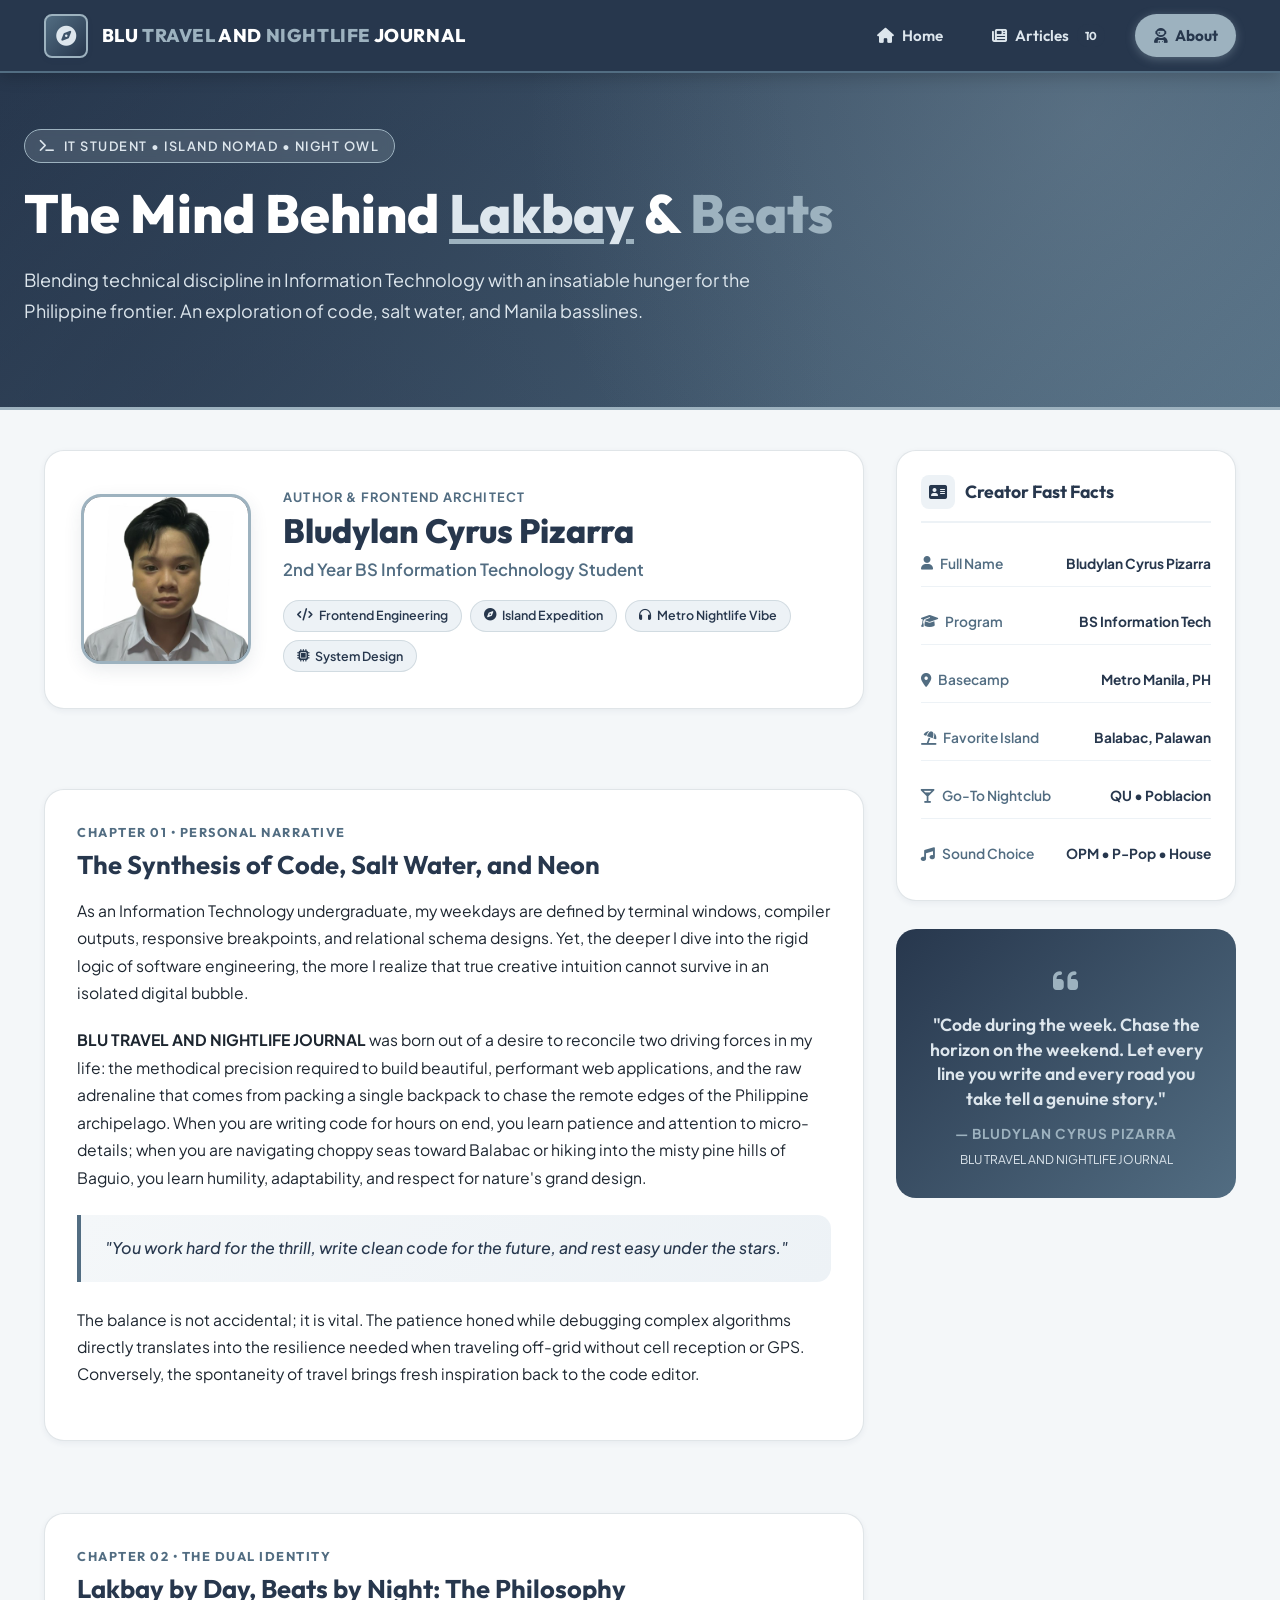
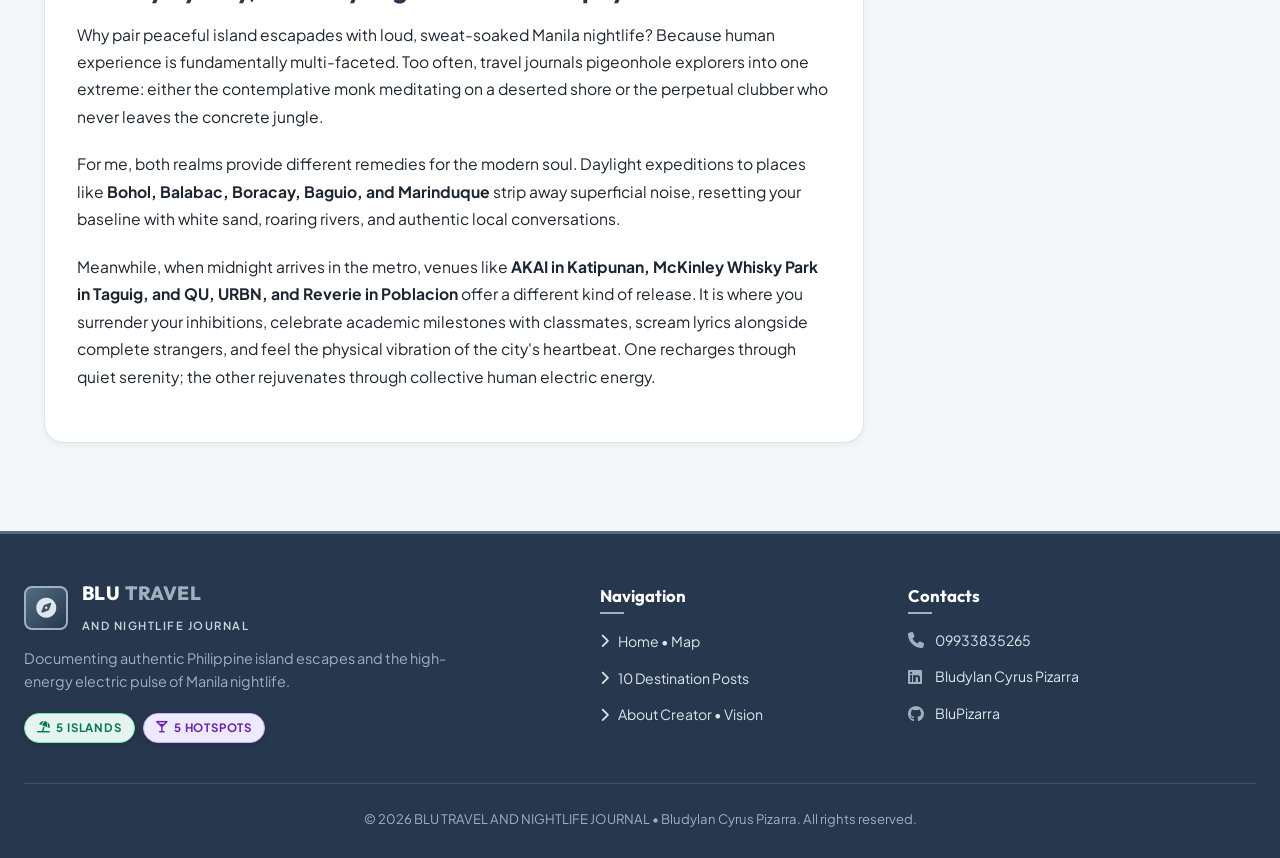
<file: about.html>
<!DOCTYPE html>
<html lang="en">
<head>
  <meta charset="UTF-8">
  <meta name="viewport" content="width=device-width, initial-scale=1.0">
  <title>BLU TRAVEL AND NIGHTLIFE JOURNAL | About Creator</title>
  
  <!-- Font Awesome 6 Icons -->
  <link rel="stylesheet" href="https://cdnjs.cloudflare.com/ajax/libs/font-awesome/6.4.0/css/all.min.css">
  
  <!-- Main Stylesheet -->
  <link rel="stylesheet" href="style.css">
</head>
<body>

  <header class="site-header">
    <div class="nav-container">
      <a href="index.html" class="brand-logo" aria-label="BLU TRAVEL AND NIGHTLIFE JOURNAL Home">
        <div class="brand-icon-box">
          <i class="fa-solid fa-compass"></i>
        </div>
        <div class="brand-text-group">
          <span class="brand-title">BLU <span>TRAVEL</span> AND <span>NIGHTLIFE</span> JOURNAL</span>
        </div>
      </a>

      <!-- Accessible Mobile Checkbox Hamburger Toggle -->
      <input type="checkbox" id="nav-toggle" class="menu-toggle-input" aria-label="Toggle Navigation">
      <label for="nav-toggle" class="hamburger-btn" aria-label="Menu">
        <span></span>
        <span></span>
        <span></span>
      </label>

      <!-- Navigation Links -->
      <nav class="nav-menu">
        <a href="index.html" class="nav-link">
          <i class="fa-solid fa-house"></i> Home
        </a>
        <a href="articles.html" class="nav-link">
          <i class="fa-solid fa-newspaper"></i> Articles
          <span class="nav-tag-badge">10</span>
        </a>
        <a href="about.html" class="nav-link active">
          <i class="fa-solid fa-user-astronaut"></i> About
        </a>
      </nav>
    </div>
  </header>

  <!-- HERO BANNER -->
  <section class="hero-section">
    <div class="hero-content">
      <div class="hero-pill-badge">
        <i class="fa-solid fa-terminal"></i> IT Student &bull; Island Nomad &bull; Night Owl
      </div>
      <h1 class="hero-title">
        The Mind Behind <span class="highlight-day">Lakbay</span> &amp; <span class="highlight-night">Beats</span>
      </h1>
      <p class="hero-description">
        Blending technical discipline in Information Technology with an insatiable hunger for the Philippine frontier. An exploration of code, salt water, and Manila basslines.
      </p>
    </div>
  </section>

  <!-- MAIN WRAPPER -->
  <div class="main-wrapper">
    <div class="page-grid-layout">

      <!-- MAIN COLUMN -->
      <main class="main-content-flow">

        <!-- Creator Profile Card -->
        <section class="about-creator-hero">
          <div class="creator-avatar-wrap">
            <img src="[data-uri]" alt="Bludylan Cyrus Pizarra Profile Photo">
          </div>
          <div class="creator-details">
            <span class="creator-tag">Author &amp; Frontend Architect</span>
            <h2 class="creator-name">Bludylan Cyrus Pizarra</h2>
            <p class="creator-role">2nd Year BS Information Technology Student</p>
            <div class="creator-bio-pills">
              <span class="creator-pill"><i class="fa-solid fa-code"></i> Frontend Engineering</span>
              <span class="creator-pill"><i class="fa-solid fa-compass"></i> Island Expedition</span>
              <span class="creator-pill"><i class="fa-solid fa-headphones"></i> Metro Nightlife Vibe</span>
              <span class="creator-pill"><i class="fa-solid fa-microchip"></i> System Design</span>
            </div>
          </div>
        </section>

        <!-- Chapter 1: Personal Narrative -->
        <article class="story-chapter-card">
          <span class="chapter-number-lead">Chapter 01 &bull; Personal Narrative</span>
          <h3 class="chapter-title">The Synthesis of Code, Salt Water, and Neon</h3>
          <p class="chapter-body-text">
            As an Information Technology undergraduate, my weekdays are defined by terminal windows, compiler outputs, responsive breakpoints, and relational schema designs. Yet, the deeper I dive into the rigid logic of software engineering, the more I realize that true creative intuition cannot survive in an isolated digital bubble.
          </p>
          <p class="chapter-body-text">
            <strong>BLU TRAVEL AND NIGHTLIFE JOURNAL</strong> was born out of a desire to reconcile two driving forces in my life: the methodical precision required to build beautiful, performant web applications, and the raw adrenaline that comes from packing a single backpack to chase the remote edges of the Philippine archipelago. When you are writing code for hours on end, you learn patience and attention to micro-details; when you are navigating choppy seas toward Balabac or hiking into the misty pine hills of Baguio, you learn humility, adaptability, and respect for nature's grand design.
          </p>
          <div class="quote-highlight-box">
            "You work hard for the thrill, write clean code for the future, and rest easy under the stars."
          </div>
          <p class="chapter-body-text">
            The balance is not accidental; it is vital. The patience honed while debugging complex algorithms directly translates into the resilience needed when traveling off-grid without cell reception or GPS. Conversely, the spontaneity of travel brings fresh inspiration back to the code editor.
          </p>
        </article>

        <!-- Chapter 2: The Philosophy of Day and Night -->
        <article class="story-chapter-card">
          <span class="chapter-number-lead">Chapter 02 &bull; The Dual Identity</span>
          <h3 class="chapter-title">Lakbay by Day, Beats by Night: The Philosophy</h3>
          <p class="chapter-body-text">
            Why pair peaceful island escapades with loud, sweat-soaked Manila nightlife? Because human experience is fundamentally multi-faceted. Too often, travel journals pigeonhole explorers into one extreme: either the contemplative monk meditating on a deserted shore or the perpetual clubber who never leaves the concrete jungle.
          </p>
          <p class="chapter-body-text">
            For me, both realms provide different remedies for the modern soul. Daylight expeditions to places like <strong>Bohol, Balabac, Boracay, Baguio, and Marinduque</strong> strip away superficial noise, resetting your baseline with white sand, roaring rivers, and authentic local conversations.
          </p>
          <p class="chapter-body-text">
            Meanwhile, when midnight arrives in the metro, venues like <strong>AKAI in Katipunan, McKinley Whisky Park in Taguig, and QU, URBN, and Reverie in Poblacion</strong> offer a different kind of release. It is where you surrender your inhibitions, celebrate academic milestones with classmates, scream lyrics alongside complete strangers, and feel the physical vibration of the city's heartbeat. One recharges through quiet serenity; the other rejuvenates through collective human electric energy.
          </p>
        </article>

      </main>

      <!-- SIDEBAR -->
      <aside class="sidebar-aside" aria-label="Creator Fast Facts">

        <!-- 1. Quick Facts Card -->
        <div class="widget-card">
          <div class="widget-header">
            <div class="widget-icon">
              <i class="fa-solid fa-address-card"></i>
            </div>
            <h3 class="widget-title">Creator Fast Facts</h3>
          </div>
          <div class="fact-list">
            <div class="fact-item">
              <span class="fact-label"><i class="fa-solid fa-user"></i> Full Name</span>
              <span class="fact-value">Bludylan Cyrus Pizarra</span>
            </div>
            <div class="fact-item">
              <span class="fact-label"><i class="fa-solid fa-graduation-cap"></i> Program</span>
              <span class="fact-value">BS Information Tech</span>
            </div>
            <div class="fact-item">
              <span class="fact-label"><i class="fa-solid fa-location-dot"></i> Basecamp</span>
              <span class="fact-value">Metro Manila, PH</span>
            </div>
            <div class="fact-item">
              <span class="fact-label"><i class="fa-solid fa-umbrella-beach"></i> Favorite Island</span>
              <span class="fact-value">Balabac, Palawan</span>
            </div>
            <div class="fact-item">
              <span class="fact-label"><i class="fa-solid fa-martini-glass"></i> Go-To Nightclub</span>
              <span class="fact-value">QU &bull; Poblacion</span>
            </div>
            <div class="fact-item">
              <span class="fact-label"><i class="fa-solid fa-music"></i> Sound Choice</span>
              <span class="fact-value">OPM &bull; P-Pop &bull; House</span>
            </div>
          </div>
        </div>

        <!-- 2. Creative Sign-Off Card -->
        <div class="signoff-card">
          <div style="font-size: 1.8rem; margin-bottom: 0.5rem; color: var(--accent-seafoam);">
            <i class="fa-solid fa-quote-left"></i>
          </div>
          <p class="signoff-quote">
            "Code during the week. Chase the horizon on the weekend. Let every line you write and every road you take tell a genuine story."
          </p>
          <div class="signoff-author">
            &mdash; Bludylan Cyrus Pizarra
          </div>
          <div style="font-size: 0.75rem; color: var(--light-sand); margin-top: 0.25rem;">
            BLU TRAVEL AND NIGHTLIFE JOURNAL
          </div>
        </div>

      </aside>

    </div>
  </div>

  <footer class="site-footer">
    <div class="footer-inner-grid">
      <div class="footer-col-brand">
        <div class="brand-logo" style="margin-bottom: 0.75rem;">
          <div class="brand-icon-box">
            <i class="fa-solid fa-compass"></i>
          </div>
          <div class="brand-text-group">
            <span class="brand-title">BLU <span>TRAVEL</span></span>
            <span class="brand-subtitle">AND NIGHTLIFE JOURNAL</span>
          </div>
        </div>
        <p class="footer-desc">
          Documenting authentic Philippine island escapes and the high-energy electric pulse of Manila nightlife.
        </p>
        <div class="footer-badges-row">
          <span class="category-tag island">
            <i class="fa-solid fa-umbrella-beach"></i> 5 Islands
          </span>
          <span class="category-tag nightlife">
            <i class="fa-solid fa-martini-glass"></i> 5 Hotspots
          </span>
        </div>
      </div>

      <div>
        <h4 class="footer-col-title">Navigation</h4>
        <ul class="footer-link-list">
          <li><a href="index.html"><i class="fa-solid fa-chevron-right"></i> Home &bull; Map</a></li>
          <li><a href="articles.html"><i class="fa-solid fa-chevron-right"></i> 10 Destination Posts</a></li>
          <li><a href="about.html"><i class="fa-solid fa-chevron-right"></i> About Creator &bull; Vision</a></li>
          
        </ul>
      </div>

      <div>
        <h4 class="footer-col-title">Contacts</h4>
        <ul class="footer-link-list">
          <li>
            <a href="tel:09933835265" class="footer-contact-item">
              <i class="fa-solid fa-phone"></i> 09933835265
            </a>
          </li>
          <li>
            <a href="https://www.linkedin.com/in/bludylan-cyrus-pizarra-a48434378/" target="_blank" rel="noopener noreferrer" class="footer-contact-item">
              <i class="fa-brands fa-linkedin"></i> Bludylan Cyrus Pizarra
            </a>
          </li>
          <li>
            <a href="https://github.com/BluPizarra" target="_blank" rel="noopener noreferrer" class="footer-contact-item">
              <i class="fa-brands fa-github"></i> BluPizarra
            </a>
          </li>
        </ul>
      </div>
    </div>

    <div class="footer-bottom-bar">
      <span>&copy; 2026 BLU TRAVEL AND NIGHTLIFE JOURNAL &bull; Bludylan Cyrus Pizarra. All rights reserved.</span>
    </div>
  </footer>

</body>
</html>
</file>
<file: style.css>
/* ==========================================================================
   BLU TRAVEL AND NIGHTLIFE JOURNAL — GLOBAL STYLESHEET (style.css)
   Creator: Bludylan Cyrus Pizarra
   Color Palette:
     - Primary Dark:     #27374D
     - Secondary Slate:  #526D82
     - Accent Seafoam:   #9DB2BF
     - Light Sand:       #DDE6ED
   Layout Engine: CSS Grid, Flexbox, Mobile-First Media Queries
   ========================================================================== */

/* --- Google Fonts Import --- */
@import url('https://fonts.googleapis.com/css2?family=Outfit:wght@400;500;600;700;800&family=Plus+Jakarta+Sans:wght@300;400;500;600;700&display=swap');

/* --- CSS Custom Properties (Variables) --- */
:root {
  --primary-dark: #27374D;
  --secondary-slate: #526D82;
  --accent-seafoam: #9DB2BF;
  --light-sand: #DDE6ED;
  
  /* Tint and Shade Variations */
  --dark-night: #1a2533;
  --deep-ocean: #1e2c3e;
  --surface-card: #ffffff;
  --surface-soft: #f4f7f9;
  --surface-tint: #edf2f6;
  --text-main: #1d2630;
  --text-muted: #526D82;
  --text-light: #899bb0;
  --border-light: rgba(82, 109, 130, 0.18);
  --border-subtle: rgba(157, 178, 191, 0.25);
  
  /* Category Accent Colors */
  --badge-island-bg: #e5f4ef;
  --badge-island-text: #047857;
  --badge-island-border: #6ee7b7;
  --island-green: #10b981;
  
  --badge-night-bg: #ede9fe;
  --badge-night-text: #6b21a8;
  --badge-night-border: #c4b5fd;
  --nightlife-purple: #a855f7;

  --accent-gold: #f59e0b;

  /* Typography */
  --font-heading: 'Outfit', -apple-system, BlinkMacSystemFont, sans-serif;
  --font-body: 'Plus Jakarta Sans', -apple-system, BlinkMacSystemFont, sans-serif;

  /* Shadows & Elevations */
  --shadow-sm: 0 2px 6px rgba(39, 55, 77, 0.06);
  --shadow-md: 0 6px 18px rgba(39, 55, 77, 0.10);
  --shadow-lg: 0 14px 34px rgba(39, 55, 77, 0.14);
  --shadow-glow: 0 0 25px rgba(157, 178, 191, 0.35);

  /* Border Radii */
  --radius-sm: 8px;
  --radius-md: 14px;
  --radius-lg: 20px;
  --radius-pill: 9999px;

  /* Transitions */
  --transition-fast: 0.2s ease;
  --transition-normal: 0.3s cubic-bezier(0.25, 0.8, 0.25, 1);
}

/* ==========================================================================
   CSS RESET & BASE STYLES
   ========================================================================== */
*, *::before, *::after {
  box-sizing: border-box;
  margin: 0;
  padding: 0;
}

html {
  scroll-behavior: smooth;
  font-size: 16px;
}

body {
  font-family: var(--font-body);
  background-color: var(--surface-soft);
  color: var(--text-main);
  line-height: 1.65;
  overflow-x: hidden;
  display: flex;
  flex-direction: column;
  min-height: 100vh;
}

img {
  max-width: 100%;
  height: auto;
  display: block;
}

a {
  color: inherit;
  text-decoration: none;
  transition: var(--transition-fast);
}

ul {
  list-style: none;
}

button, input {
  font-family: inherit;
}

/* ==========================================================================
   NAVIGATION BAR (Global Header)
   ========================================================================== */
.site-header {
  background-color: var(--primary-dark);
  color: var(--light-sand);
  position: sticky;
  top: 0;
  z-index: 1000;
  box-shadow: 0 4px 15px rgba(0, 0, 0, 0.18);
  border-bottom: 2px solid var(--secondary-slate);
}

.nav-container {
  max-width: 1240px;
  margin: 0 auto;
  padding: 0.85rem 1.5rem;
  display: flex;
  justify-content: space-between;
  align-items: center;
}

.brand-logo {
  display: flex;
  align-items: center;
  gap: 0.85rem;
  text-decoration: none;
}

.brand-icon-box {
  width: 44px;
  height: 44px;
  background: linear-gradient(135deg, var(--secondary-slate), var(--primary-dark));
  border: 2px solid var(--accent-seafoam);
  border-radius: var(--radius-sm);
  display: flex;
  align-items: center;
  justify-content: center;
  color: var(--light-sand);
  font-size: 1.25rem;
  box-shadow: var(--shadow-sm);
}

.brand-text-group {
  display: flex;
  flex-direction: column;
}

.brand-title {
  font-family: var(--font-heading);
  font-size: 1.2rem;
  font-weight: 800;
  letter-spacing: 0.6px;
  color: #ffffff;
  line-height: 1.15;
}

.brand-title span {
  color: var(--accent-seafoam);
}

.site-header .brand-logo {
  flex-shrink: 0;
}

.site-header .brand-title {
  white-space: nowrap;
  font-size: 1.15rem;
}

.brand-subtitle {
  font-size: 0.70rem;
  font-weight: 600;
  letter-spacing: 1.5px;
  text-transform: uppercase;
  color: var(--light-sand);
  opacity: 0.9;
}

/* Navigation Links (Flexbox) */
.nav-menu {
  display: flex;
  align-items: center;
  gap: 0.75rem;
}

.nav-link {
  font-family: var(--font-heading);
  font-size: 0.95rem;
  font-weight: 600;
  color: var(--light-sand);
  padding: 0.55rem 1.15rem;
  border-radius: var(--radius-pill);
  transition: var(--transition-fast);
  display: inline-flex;
  align-items: center;
  gap: 0.5rem;
}

.nav-link:hover {
  background-color: var(--secondary-slate);
  color: #ffffff;
}

.nav-link.active {
  background-color: var(--accent-seafoam);
  color: var(--primary-dark);
  font-weight: 700;
  box-shadow: 0 2px 10px rgba(157, 178, 191, 0.4);
}

.nav-tag-badge {
  font-size: 0.72rem;
  background-color: var(--primary-dark);
  color: var(--light-sand);
  padding: 0.15rem 0.5rem;
  border-radius: var(--radius-pill);
  font-weight: 700;
}

/* Mobile Hamburger Toggle */
.menu-toggle-input {
  display: none;
}

.hamburger-btn {
  display: none;
  flex-direction: column;
  justify-content: space-between;
  width: 32px;
  height: 22px;
  cursor: pointer;
  z-index: 1100;
}

.hamburger-btn span {
  display: block;
  height: 3px;
  width: 100%;
  background-color: var(--light-sand);
  border-radius: 3px;
  transition: var(--transition-fast);
}

/* ==========================================================================
   HERO BANNER COMPONENT
   ========================================================================== */
.hero-section {
  background: linear-gradient(135deg, var(--primary-dark) 0%, var(--secondary-slate) 100%);
  color: #ffffff;
  padding: 3.5rem 1.5rem 3rem;
  position: relative;
  overflow: hidden;
  border-bottom: 3px solid var(--accent-seafoam);
}

.hero-section::before {
  content: '';
  position: absolute;
  top: 0;
  right: 0;
  bottom: 0;
  left: 0;
  background-image: radial-gradient(circle at 85% 15%, rgba(157, 178, 191, 0.22) 0%, transparent 50%),
                    radial-gradient(circle at 10% 85%, rgba(39, 55, 77, 0.45) 0%, transparent 60%);
  pointer-events: none;
}

.hero-content {
  max-width: 1240px;
  margin: 0 auto;
  position: relative;
  z-index: 2;
}

.hero-pill-badge {
  display: inline-flex;
  align-items: center;
  gap: 0.5rem;
  background-color: rgba(221, 230, 237, 0.15);
  border: 1px solid var(--accent-seafoam);
  color: var(--light-sand);
  font-size: 0.8rem;
  font-weight: 600;
  text-transform: uppercase;
  letter-spacing: 1.5px;
  padding: 0.35rem 0.95rem;
  border-radius: var(--radius-pill);
  margin-bottom: 1.25rem;
  backdrop-filter: blur(4px);
}

.hero-title {
  font-family: var(--font-heading);
  font-size: clamp(2.2rem, 4.2vw, 3.4rem);
  font-weight: 800;
  line-height: 1.15;
  margin-bottom: 1.25rem;
  color: #ffffff;
  max-width: 900px;
}

.hero-title .highlight-day {
  color: var(--light-sand);
  text-decoration: underline;
  text-decoration-color: var(--accent-seafoam);
  text-underline-offset: 6px;
}

.hero-title .highlight-night {
  color: var(--accent-seafoam);
}

.hero-description {
  font-size: 1.125rem;
  max-width: 800px;
  color: var(--light-sand);
  margin-bottom: 2rem;
  line-height: 1.7;
}

.hero-actions {
  display: flex;
  flex-wrap: wrap;
  gap: 1rem;
  align-items: center;
}

.btn {
  display: inline-flex;
  align-items: center;
  justify-content: center;
  gap: 0.6rem;
  font-family: var(--font-heading);
  font-size: 0.95rem;
  font-weight: 600;
  padding: 0.75rem 1.6rem;
  border-radius: var(--radius-pill);
  cursor: pointer;
  transition: var(--transition-normal);
  border: 2px solid transparent;
}

.btn-primary {
  background-color: var(--accent-seafoam);
  color: var(--primary-dark);
  box-shadow: 0 4px 14px rgba(157, 178, 191, 0.4);
}

.btn-primary:hover {
  background-color: #ffffff;
  transform: translateY(-2px);
  box-shadow: 0 6px 20px rgba(157, 178, 191, 0.6);
}

.btn-outline {
  background-color: transparent;
  color: #ffffff;
  border-color: var(--accent-seafoam);
}

.btn-outline:hover {
  background-color: rgba(221, 230, 237, 0.15);
  border-color: #ffffff;
  transform: translateY(-2px);
}

/* ==========================================================================
   PAGE LAYOUT ENGINE (CSS Grid Master Layout)
   ========================================================================== */
.main-wrapper {
  max-width: 1240px;
  width: 100%;
  margin: 0 auto;
  padding: 2.5rem 1.5rem 3.5rem;
  flex: 1;
}

.page-grid-layout {
  display: grid;
  grid-template-columns: minmax(0, 1fr) 340px;
  gap: 2rem;
  align-items: start;
}

.main-content-flow {
  display: flex;
  flex-direction: column;
  gap: 2.5rem;
}

/* ==========================================================================
   INTERACTIVE MAP SECTION (index.html)
   ========================================================================== */
.map-section-card {
  background-color: var(--surface-card);
  border-radius: var(--radius-lg);
  border: 1px solid var(--border-light);
  box-shadow: var(--shadow-md);
  padding: 1.75rem;
  overflow: hidden;
  display: flex;
  flex-direction: column;
  gap: 1.25rem;
}

.section-header-block {
  display: flex;
  justify-content: space-between;
  align-items: flex-end;
  flex-wrap: wrap;
  gap: 1rem;
  padding-bottom: 0.75rem;
  border-bottom: 2px solid var(--surface-tint);
}

.section-tagline {
  font-size: 0.78rem;
  font-weight: 700;
  text-transform: uppercase;
  letter-spacing: 1.2px;
  color: var(--secondary-slate);
  margin-bottom: 0.25rem;
  display: block;
}

.section-main-title {
  font-family: var(--font-heading);
  font-size: 1.65rem;
  font-weight: 700;
  color: var(--primary-dark);
  line-height: 1.2;
}

/* Map Filter Tabs */
.map-filter-nav {
  display: flex;
  gap: 0.5rem;
  background-color: var(--surface-tint);
  padding: 0.35rem;
  border-radius: var(--radius-pill);
}

.map-filter-btn {
  border: none;
  background: none;
  padding: 0.45rem 1rem;
  font-size: 0.84rem;
  font-weight: 700;
  color: var(--secondary-slate);
  border-radius: var(--radius-pill);
  cursor: pointer;
  transition: var(--transition-fast);
  display: inline-flex;
  align-items: center;
  gap: 0.4rem;
}

.map-filter-btn.active, .map-filter-btn:hover {
  background-color: var(--primary-dark);
  color: #ffffff;
}

.map-filter-btn[data-filter="island"].active {
  background-color: var(--island-green);
  color: #ffffff;
}

.map-filter-btn[data-filter="nightlife"].active {
  background-color: var(--nightlife-purple);
  color: #ffffff;
}

/* Map Legend Bar */
.map-legend-bar {
  display: flex;
  align-items: center;
  justify-content: space-between;
  flex-wrap: wrap;
  gap: 0.75rem;
  padding: 0.65rem 1rem;
  background-color: var(--surface-tint);
  border-radius: var(--radius-sm);
  font-size: 0.82rem;
  font-weight: 600;
  color: var(--primary-dark);
  border-left: 4px solid var(--secondary-slate);
  transition: var(--transition-fast);
}

.map-legend-bar.island-mode {
  border-left-color: var(--island-green);
  background-color: #ecfdf5;
}

.map-legend-bar.nightlife-mode {
  border-left-color: var(--nightlife-purple);
  background-color: #f5f3ff;
}

.legend-items-group {
  display: flex;
  align-items: center;
  gap: 1.25rem;
  flex-wrap: wrap;
}

.legend-item {
  display: inline-flex;
  align-items: center;
  gap: 0.45rem;
}

.legend-dot {
  width: 10px;
  height: 10px;
  border-radius: 50%;
  display: inline-block;
}

.legend-dot.island-dot {
  background-color: var(--island-green);
  box-shadow: 0 0 6px var(--island-green);
}

.legend-dot.nightlife-dot {
  background-color: var(--nightlife-purple);
  box-shadow: 0 0 6px var(--nightlife-purple);
}

/* Map Interactive Canvas */
.map-interactive-container {
  position: relative;
  background: linear-gradient(180deg, #1e2c3e 0%, #27374D 100%);
  border-radius: var(--radius-md);
  border: 2px solid var(--secondary-slate);
  min-height: 520px;
  overflow: hidden;
  box-shadow: inset 0 2px 14px rgba(0, 0, 0, 0.4);
  display: flex;
  align-items: center;
  justify-content: center;
}

.map-canvas-svg {
  width: 100%;
  height: 100%;
  min-height: 520px;
  display: block;
}

/* SVG Map Pins */
.map-pin {
  cursor: pointer;
  outline: none;
}

.map-pin .pin-core {
  transition: r 0.25s cubic-bezier(0.34, 1.56, 0.64, 1), stroke-width 0.25s ease, filter 0.25s ease;
}

.map-pin:hover .pin-core,
.map-pin:focus .pin-core,
.map-pin.active .pin-core {
  r: 10.5;
  stroke: #ffffff;
  stroke-width: 3.5;
  filter: drop-shadow(0 0 10px rgba(255, 255, 255, 0.95));
}

.map-pin text {
  transition: fill 0.2s ease, font-size 0.2s ease;
  user-select: none;
}

.map-pin:hover text,
.map-pin.active text {
  fill: #ffffff;
  font-weight: 800;
  font-size: 13px;
  filter: drop-shadow(0 2px 4px rgba(0, 0, 0, 0.9));
}

.pin-radar {
  animation: radar-pulse 2.2s infinite ease-out;
  transform-origin: center;
  pointer-events: none;
}

@keyframes radar-pulse {
  0% { r: 6; opacity: 0.9; }
  100% { r: 20; opacity: 0; }
}

.map-pin[data-category="island"] .pin-core {
  fill: var(--island-green) !important;
}

.map-pin[data-category="island"] .pin-radar {
  fill: var(--island-green) !important;
}

.map-pin[data-category="nightlife"] .pin-core {
  fill: var(--nightlife-purple) !important;
}

.map-pin[data-category="nightlife"] .pin-radar {
  fill: #c084fc !important;
}

/* ==========================================================================
   DEDICATED DESTINATION SHOWCASE & PREVIEW PANEL (Below the map)
   ========================================================================== */
.map-preview-panel {
  background-color: var(--primary-dark);
  border: 2px solid var(--accent-seafoam);
  border-radius: var(--radius-md);
  color: #ffffff;
  padding: 1.25rem;
  display: flex;
  gap: 1.5rem;
  box-shadow: var(--shadow-md);
  transition: var(--transition-normal);
  align-items: center;
}

.preview-thumb-box {
  width: 200px;
  aspect-ratio: 16 / 11;
  flex-shrink: 0;
  border-radius: var(--radius-sm);
  overflow: hidden;
  border: 2px solid rgba(221, 230, 237, 0.3);
  background-color: #1a2533;
}

.preview-thumb-box img {
  width: 100%;
  height: 100%;
  object-fit: cover;
  object-position: center;
}

.preview-details {
  display: flex;
  flex-direction: column;
  justify-content: space-between;
  flex: 1;
}

.preview-badge-row {
  display: flex;
  justify-content: space-between;
  align-items: center;
  gap: 0.5rem;
  margin-bottom: 0.35rem;
}

.preview-title {
  font-family: var(--font-heading);
  font-size: 1.35rem;
  font-weight: 700;
  color: #ffffff;
  margin-bottom: 0.25rem;
  line-height: 1.2;
}

.preview-location-meta {
  font-size: 0.82rem;
  color: var(--accent-seafoam);
  display: flex;
  align-items: center;
  gap: 0.4rem;
  margin-bottom: 0.5rem;
}

.preview-snippet {
  font-size: 0.88rem;
  color: var(--light-sand);
  line-height: 1.55;
  margin-bottom: 0.85rem;
}

.preview-link-btn {
  align-self: flex-start;
  font-size: 0.85rem;
  font-weight: 700;
  color: var(--primary-dark);
  background-color: var(--accent-seafoam);
  padding: 0.45rem 1.15rem;
  border-radius: var(--radius-pill);
  display: inline-flex;
  align-items: center;
  gap: 0.45rem;
  transition: var(--transition-fast);
  box-shadow: 0 2px 8px rgba(0, 0, 0, 0.25);
}

.preview-link-btn:hover {
  background-color: #ffffff;
  transform: translateX(3px);
}

/* Quick-Select Pin Drawer / Chips */
.map-quick-selector {
  display: flex;
  flex-wrap: wrap;
  gap: 0.5rem;
  align-items: center;
  padding-top: 0.25rem;
}

.selector-label {
  font-size: 0.78rem;
  font-weight: 700;
  text-transform: uppercase;
  color: var(--secondary-slate);
  margin-right: 0.25rem;
}

.pin-chip {
  background-color: var(--surface-tint);
  border: 1px solid var(--border-light);
  color: var(--primary-dark);
  font-size: 0.80rem;
  font-weight: 600;
  padding: 0.35rem 0.8rem;
  border-radius: var(--radius-pill);
  cursor: pointer;
  display: inline-flex;
  align-items: center;
  gap: 0.4rem;
  transition: var(--transition-fast);
}

.pin-chip:hover, .pin-chip.active {
  background-color: var(--primary-dark);
  color: #ffffff;
  border-color: var(--primary-dark);
}

.pin-chip.island.active {
  background-color: var(--island-green);
  border-color: var(--island-green);
  color: #ffffff;
}

.pin-chip.nightlife.active {
  background-color: var(--nightlife-purple);
  border-color: var(--nightlife-purple);
  color: #ffffff;
}

.pin-chip i {
  font-size: 0.75rem;
}

.pin-chip.island i {
  color: var(--island-green);
}

.pin-chip.island.active i {
  color: #ffffff;
}

.pin-chip.nightlife i {
  color: var(--nightlife-purple);
}

.pin-chip.nightlife.active i {
  color: #ffffff;
}

/* ==========================================================================
   FEATURED HIGHLIGHTS SECTION (index.html)
   ========================================================================== */
.featured-section {
  display: flex;
  flex-direction: column;
  gap: 1.5rem;
}

.dual-cards-grid {
  display: grid;
  grid-template-columns: repeat(2, 1fr);
  gap: 1.5rem;
}

.dual-card {
  background-color: var(--surface-card);
  border-radius: var(--radius-lg);
  border: 1px solid var(--border-light);
  overflow: hidden;
  box-shadow: var(--shadow-sm);
  transition: var(--transition-normal);
  display: flex;
  flex-direction: column;
}

.dual-card:hover {
  transform: translateY(-4px);
  box-shadow: var(--shadow-md);
  border-color: var(--accent-seafoam);
}

.dual-card-media {
  position: relative;
  width: 100%;
  aspect-ratio: 16 / 11;
  overflow: hidden;
  background-color: var(--primary-dark);
}

.dual-card-media img {
  width: 100%;
  height: 100%;
  object-fit: cover;
  object-position: center;
  transition: transform 0.5s ease;
}

.dual-card:hover .dual-card-media img {
  transform: scale(1.04);
}

.dual-card-overlay {
  position: absolute;
  top: 1rem;
  left: 1rem;
  right: 1rem;
  display: flex;
  justify-content: space-between;
  align-items: center;
}

.dual-card-body {
  padding: 1.5rem;
  display: flex;
  flex-direction: column;
  flex: 1;
}

.dual-card-title {
  font-family: var(--font-heading);
  font-size: 1.35rem;
  font-weight: 700;
  color: var(--primary-dark);
  margin-bottom: 0.5rem;
}

.dual-card-text {
  font-size: 0.92rem;
  color: var(--text-muted);
  line-height: 1.6;
  margin-bottom: 1.25rem;
  flex: 1;
}

.dual-card-footer {
  padding-top: 1rem;
  border-top: 1px solid var(--surface-tint);
  display: flex;
  justify-content: space-between;
  align-items: center;
}

/* ==========================================================================
   CREATIVE ASIDE (SIDEBAR WIDGETS)
   ========================================================================== */
.sidebar-aside {
  display: flex;
  flex-direction: column;
  gap: 1.75rem;
}

.widget-card {
  background-color: var(--surface-card);
  border-radius: var(--radius-lg);
  border: 1px solid var(--border-light);
  padding: 1.5rem;
  box-shadow: var(--shadow-sm);
  transition: var(--transition-fast);
}

.widget-card:hover {
  border-color: var(--accent-seafoam);
  box-shadow: var(--shadow-md);
}

.widget-header {
  display: flex;
  align-items: center;
  gap: 0.65rem;
  margin-bottom: 1.25rem;
  padding-bottom: 0.75rem;
  border-bottom: 2px solid var(--surface-tint);
}

.widget-icon {
  width: 34px;
  height: 34px;
  border-radius: var(--radius-sm);
  background-color: var(--surface-tint);
  color: var(--primary-dark);
  display: flex;
  align-items: center;
  justify-content: center;
  font-size: 1rem;
}

.widget-title {
  font-family: var(--font-heading);
  font-size: 1.1rem;
  font-weight: 700;
  color: var(--primary-dark);
}

/* Quick Stats Widget */
.stats-grid {
  display: grid;
  grid-template-columns: 1fr;
  gap: 0.85rem;
}

.stat-box {
  display: flex;
  align-items: center;
  justify-content: space-between;
  padding: 0.85rem 1rem;
  background-color: var(--surface-soft);
  border-radius: var(--radius-md);
  border: 1px solid var(--border-light);
}

.stat-info {
  display: flex;
  flex-direction: column;
}

.stat-count {
  font-family: var(--font-heading);
  font-size: 1.5rem;
  font-weight: 800;
  color: var(--primary-dark);
  line-height: 1;
}

.stat-label {
  font-size: 0.78rem;
  font-weight: 600;
  color: var(--secondary-slate);
  text-transform: uppercase;
  letter-spacing: 0.5px;
}

.stat-icon-wrap {
  width: 40px;
  height: 40px;
  border-radius: 50%;
  display: flex;
  align-items: center;
  justify-content: center;
  font-size: 1.1rem;
}

.stat-box.all .stat-icon-wrap {
  background-color: #e2e8f0;
  color: var(--primary-dark);
}

.stat-box.island .stat-icon-wrap {
  background-color: var(--badge-island-bg);
  color: var(--badge-island-text);
}

.stat-box.nightlife .stat-icon-wrap {
  background-color: var(--badge-night-bg);
  color: var(--badge-night-text);
}

/* Vibe of the Week Widget */
.vibe-spotlight-card {
  position: relative;
  border-radius: var(--radius-md);
  overflow: hidden;
  margin-bottom: 1rem;
  aspect-ratio: 16 / 10;
  background-color: #1a2533;
}

.vibe-spotlight-card img {
  width: 100%;
  height: 100%;
  object-fit: cover;
  object-position: center;
}

.vibe-badge-floating {
  position: absolute;
  top: 0.75rem;
  left: 0.75rem;
  background: rgba(39, 55, 77, 0.9);
  color: #ffffff;
  font-size: 0.72rem;
  font-weight: 700;
  text-transform: uppercase;
  padding: 0.25rem 0.65rem;
  border-radius: var(--radius-pill);
  backdrop-filter: blur(4px);
  border: 1px solid var(--accent-seafoam);
}

.vibe-spotlight-title {
  font-family: var(--font-heading);
  font-size: 1.15rem;
  font-weight: 700;
  color: var(--primary-dark);
  margin-bottom: 0.35rem;
}

.vibe-rating-bar {
  display: flex;
  align-items: center;
  gap: 0.4rem;
  font-size: 0.85rem;
  font-weight: 600;
  color: var(--accent-gold);
  margin-bottom: 0.65rem;
}

.vibe-rating-text {
  color: var(--secondary-slate);
  font-size: 0.8rem;
  font-weight: 500;
}

.vibe-quote {
  font-size: 0.86rem;
  color: var(--text-muted);
  line-height: 1.5;
  font-style: italic;
  padding-left: 0.75rem;
  border-left: 3px solid var(--secondary-slate);
  margin-bottom: 1rem;
}

.vibe-meta-list {
  display: flex;
  flex-direction: column;
  gap: 0.4rem;
  font-size: 0.8rem;
  color: var(--secondary-slate);
}

.vibe-meta-item {
  display: flex;
  align-items: center;
  gap: 0.5rem;
}

/* Playlist / Beats Widget */
.playlist-widget-card {
  background: linear-gradient(145deg, var(--primary-dark), #1d2a3a);
  color: #ffffff;
  border: 1px solid var(--secondary-slate);
}

.playlist-widget-card .widget-header {
  border-bottom-color: rgba(157, 178, 191, 0.2);
}

.playlist-widget-card .widget-icon {
  background-color: rgba(157, 178, 191, 0.2);
  color: var(--accent-seafoam);
}

.playlist-widget-card .widget-title {
  color: #ffffff;
}

.playlist-now-playing {
  display: flex;
  align-items: center;
  gap: 0.75rem;
  background-color: rgba(255, 255, 255, 0.08);
  padding: 0.75rem;
  border-radius: var(--radius-md);
  margin-bottom: 1rem;
  border: 1px solid rgba(157, 178, 191, 0.2);
}

.equalizer-wave {
  display: flex;
  align-items: flex-end;
  gap: 3px;
  height: 20px;
}

.equalizer-bar {
  width: 3px;
  background-color: var(--accent-seafoam);
  border-radius: 2px;
  animation: soundwave 1.2s infinite ease-in-out alternate;
}

.equalizer-bar:nth-child(2) { animation-delay: 0.2s; height: 16px; }
.equalizer-bar:nth-child(3) { animation-delay: 0.4s; height: 10px; }
.equalizer-bar:nth-child(4) { animation-delay: 0.1s; height: 18px; }

@keyframes soundwave {
  0% { height: 4px; }
  100% { height: 20px; }
}

.playlist-track-list {
  display: flex;
  flex-direction: column;
  gap: 0.65rem;
}

.track-item {
  display: flex;
  align-items: center;
  justify-content: space-between;
  padding: 0.5rem 0.65rem;
  border-radius: var(--radius-sm);
  background-color: rgba(255, 255, 255, 0.04);
  transition: var(--transition-fast);
}

.track-item:hover {
  background-color: rgba(157, 178, 191, 0.15);
}

.track-meta {
  display: flex;
  align-items: center;
  gap: 0.65rem;
}

.track-index {
  font-size: 0.75rem;
  font-weight: 700;
  color: var(--accent-seafoam);
  min-width: 14px;
}

.track-name-group {
  display: flex;
  flex-direction: column;
}

.track-title {
  font-size: 0.82rem;
  font-weight: 600;
  color: #ffffff;
}

.track-artist {
  font-size: 0.72rem;
  color: var(--light-sand);
  opacity: 0.8;
}

.track-vibe-tag {
  font-size: 0.68rem;
  font-weight: 600;
  color: var(--accent-seafoam);
  background: rgba(157, 178, 191, 0.15);
  padding: 0.2rem 0.5rem;
  border-radius: var(--radius-pill);
}

/* ==========================================================================
   PAGE 2: ARTICLES.HTML (CSS Grid Post Feed)
   Interactive Teaser / Brief Mode & Full Description Expanders
   ========================================================================== */
.articles-header-bar {
  text-align: center;
  max-width: 800px;
  margin: 0 auto 2.5rem;
}

.articles-page-title {
  font-family: var(--font-heading);
  font-size: clamp(2rem, 3.5vw, 2.8rem);
  font-weight: 800;
  color: var(--primary-dark);
  margin-bottom: 0.75rem;
  line-height: 1.2;
}

.articles-page-lead {
  font-size: 1.05rem;
  color: var(--text-muted);
  line-height: 1.6;
  margin-bottom: 1.75rem;
}

/* Single Destination Isolation Banner */
.single-destination-banner {
  background: linear-gradient(135deg, var(--primary-dark), var(--secondary-slate));
  color: #ffffff;
  padding: 1.1rem 1.6rem;
  border-radius: var(--radius-md);
  margin-bottom: 2rem;
  display: none;
  justify-content: space-between;
  align-items: center;
  flex-wrap: wrap;
  gap: 1rem;
  box-shadow: var(--shadow-sm);
  border: 1px solid var(--accent-seafoam);
}

.single-dest-info {
  display: flex;
  align-items: center;
  gap: 0.75rem;
  font-size: 0.95rem;
}

.single-dest-info strong {
  color: var(--accent-seafoam);
  font-size: 1.1rem;
}

.btn-reset-single {
  background-color: var(--accent-seafoam);
  color: var(--primary-dark);
  font-weight: 700;
  font-size: 0.85rem;
  padding: 0.45rem 1.15rem;
  border-radius: var(--radius-pill);
  border: none;
  cursor: pointer;
  display: inline-flex;
  align-items: center;
  gap: 0.4rem;
  transition: var(--transition-fast);
}

.btn-reset-single:hover {
  background-color: #ffffff;
  transform: translateY(-2px);
}

/* Filter controls bar for articles */
.articles-filter-toolbar {
  display: inline-flex;
  background-color: var(--surface-card);
  padding: 0.4rem;
  border-radius: var(--radius-pill);
  box-shadow: var(--shadow-sm);
  border: 1px solid var(--border-light);
  gap: 0.35rem;
  flex-wrap: wrap;
  justify-content: center;
}

.articles-filter-btn {
  border: none;
  background: none;
  padding: 0.55rem 1.25rem;
  font-size: 0.88rem;
  font-weight: 600;
  color: var(--secondary-slate);
  border-radius: var(--radius-pill);
  cursor: pointer;
  transition: var(--transition-fast);
  display: inline-flex;
  align-items: center;
  gap: 0.4rem;
}

.articles-filter-btn.active, .articles-filter-btn:hover {
  background-color: var(--primary-dark);
  color: #ffffff;
}

.articles-filter-btn[data-filter="island"].active {
  background-color: var(--island-green);
  color: #ffffff;
}

.articles-filter-btn[data-filter="nightlife"].active {
  background-color: var(--nightlife-purple);
  color: #ffffff;
}

/* CSS GRID: Article Gallery (repeat(auto-fit, minmax(320px, 1fr))) */
.articles-grid-container {
  display: grid;
  grid-template-columns: repeat(auto-fit, minmax(320px, 1fr));
  gap: 2rem;
  align-items: stretch;
}

/* Individual Content Card */
.article-post-card {
  background-color: var(--surface-card);
  border-radius: var(--radius-lg);
  border: 1px solid var(--border-light);
  box-shadow: var(--shadow-sm);
  overflow: hidden;
  display: flex;
  flex-direction: column;
  transition: var(--transition-normal);
  scroll-margin-top: 100px;
}

.article-post-card:hover {
  transform: translateY(-5px);
  box-shadow: var(--shadow-lg);
  border-color: var(--accent-seafoam);
}

/* General Grid Image Wrap (Proportional 16:11, never flat or squished) */
.article-image-wrap {
  position: relative;
  width: 100%;
  aspect-ratio: 16 / 11;
  overflow: hidden;
  background-color: #1a2533;
  cursor: pointer;
}

.article-image-wrap img {
  width: 100%;
  height: 100%;
  object-fit: cover;
  object-position: center;
  transition: transform 0.6s cubic-bezier(0.25, 0.8, 0.25, 1);
}

.article-post-card:hover .article-image-wrap img {
  transform: scale(1.04);
}

/* Focused Single Post Mode (When coming from map) */
.article-post-card.focused-single-post {
  grid-column: 1 / -1 !important;
  max-width: 920px;
  margin: 0 auto 2.5rem;
  border: 2px solid var(--accent-seafoam);
  box-shadow: 0 16px 40px rgba(39, 55, 77, 0.18);
}

.article-post-card.focused-single-post .article-image-wrap {
  aspect-ratio: 2048 / 1639;
  max-height: 560px;
  width: 100%;
  background-color: #121b24;
  display: flex;
  align-items: center;
  justify-content: center;
}

.article-post-card.focused-single-post .article-image-wrap img {
  width: 100%;
  height: 100%;
  object-fit: cover;
  object-position: center;
}

.article-card-badges {
  position: absolute;
  top: 1rem;
  left: 1rem;
  right: 1rem;
  display: flex;
  justify-content: space-between;
  align-items: center;
  z-index: 5;
}

.category-tag {
  font-size: 0.72rem;
  font-weight: 700;
  text-transform: uppercase;
  letter-spacing: 0.8px;
  padding: 0.3rem 0.75rem;
  border-radius: var(--radius-pill);
  display: inline-flex;
  align-items: center;
  gap: 0.35rem;
  box-shadow: 0 2px 6px rgba(0, 0, 0, 0.15);
}

.category-tag.island {
  background-color: var(--badge-island-bg);
  color: var(--badge-island-text);
  border: 1px solid var(--badge-island-border);
}

.category-tag.nightlife {
  background-color: var(--badge-night-bg);
  color: var(--badge-night-text);
  border: 1px solid var(--badge-night-border);
}

.dest-number-badge {
  background-color: rgba(39, 55, 77, 0.88);
  color: var(--light-sand);
  font-family: var(--font-heading);
  font-size: 0.75rem;
  font-weight: 700;
  padding: 0.25rem 0.6rem;
  border-radius: var(--radius-pill);
  backdrop-filter: blur(4px);
  border: 1px solid rgba(221, 230, 237, 0.25);
}

.article-card-content {
  padding: 1.75rem;
  display: flex;
  flex-direction: column;
  flex: 1;
}

.article-location-line {
  font-size: 0.82rem;
  font-weight: 600;
  color: var(--secondary-slate);
  margin-bottom: 0.4rem;
  display: flex;
  align-items: center;
  gap: 0.35rem;
}

.article-post-title {
  font-family: var(--font-heading);
  font-size: 1.5rem;
  font-weight: 800;
  color: var(--primary-dark);
  line-height: 1.25;
  margin-bottom: 0.85rem;
}

/* Brief Description Text (Visible by default) */
.article-brief-body {
  font-size: 0.94rem;
  color: var(--text-main);
  line-height: 1.68;
  margin-bottom: 1rem;
}

/* Full 2-Paragraph Description Container (Expandable) */
.article-full-paragraphs {
  display: none;
  flex-direction: column;
  gap: 1.1rem;
  margin-bottom: 1.25rem;
  padding-top: 1rem;
  border-top: 1px dashed var(--border-light);
  animation: fadeIn 0.35s ease;
}

.article-full-paragraphs.expanded {
  display: flex;
}

.article-post-body {
  font-size: 0.94rem;
  color: var(--text-main);
  line-height: 1.75;
}

/* Read Description / Read More Button */
.btn-toggle-desc {
  align-self: flex-start;
  display: inline-flex;
  align-items: center;
  gap: 0.45rem;
  background-color: var(--surface-tint);
  border: 1px solid var(--border-light);
  color: var(--primary-dark);
  font-family: var(--font-heading);
  font-size: 0.84rem;
  font-weight: 700;
  padding: 0.45rem 1.1rem;
  border-radius: var(--radius-pill);
  cursor: pointer;
  margin-top: 0.25rem;
  margin-bottom: 1.25rem;
  transition: var(--transition-fast);
}

.btn-toggle-desc:hover {
  background-color: var(--primary-dark);
  color: #ffffff;
  border-color: var(--primary-dark);
}

.btn-toggle-desc.active {
  background-color: var(--accent-seafoam);
  color: var(--primary-dark);
  border-color: var(--accent-seafoam);
}

@keyframes fadeIn {
  from { opacity: 0; transform: translateY(-4px); }
  to { opacity: 1; transform: translateY(0); }
}

.article-card-footer {
  padding-top: 1.1rem;
  border-top: 1px solid var(--surface-tint);
  display: flex;
  justify-content: space-between;
  align-items: center;
  font-size: 0.80rem;
  color: var(--text-muted);
}

.article-vibe-meta {
  display: inline-flex;
  align-items: center;
  gap: 0.35rem;
  font-weight: 600;
}

.article-vibe-meta i {
  color: var(--accent-seafoam);
}

/* Lightbox Modal */
.lightbox-modal {
  position: fixed;
  top: 0;
  left: 0;
  right: 0;
  bottom: 0;
  background-color: rgba(15, 23, 42, 0.92);
  backdrop-filter: blur(8px);
  z-index: 2000;
  display: none;
  align-items: center;
  justify-content: center;
  padding: 1.5rem;
}

.lightbox-modal.active {
  display: flex;
}

.lightbox-content-box {
  position: relative;
  max-width: 90vw;
  max-height: 90vh;
  display: flex;
  flex-direction: column;
  align-items: center;
}

.lightbox-content-box img {
  max-width: 100%;
  max-height: 85vh;
  object-fit: contain;
  border-radius: var(--radius-md);
  box-shadow: 0 10px 40px rgba(0, 0, 0, 0.6);
  border: 2px solid var(--accent-seafoam);
}

.lightbox-close-btn {
  position: absolute;
  top: -2.5rem;
  right: 0;
  background: none;
  border: none;
  color: #ffffff;
  font-size: 1.8rem;
  cursor: pointer;
  transition: var(--transition-fast);
}

.lightbox-close-btn:hover {
  color: var(--accent-seafoam);
  transform: scale(1.15);
}

/* ==========================================================================
   PAGE 3: ABOUT.HTML (Creator & Vision Page)
   ========================================================================== */
.about-creator-hero {
  background-color: var(--surface-card);
  border-radius: var(--radius-lg);
  border: 1px solid var(--border-light);
  padding: 2.25rem;
  box-shadow: var(--shadow-sm);
  display: flex;
  gap: 2rem;
  align-items: center;
  margin-bottom: 2.5rem;
}

.creator-avatar-wrap {
  position: relative;
  width: 170px;
  height: 170px;
  flex-shrink: 0;
  border-radius: var(--radius-lg);
  overflow: hidden;
  border: 3px solid var(--accent-seafoam);
  box-shadow: var(--shadow-md);
  background-color: #1a2533;
}

.creator-avatar-wrap img {
  width: 100%;
  height: 100%;
  object-fit: cover;
}

.creator-details {
  display: flex;
  flex-direction: column;
}

.creator-tag {
  font-size: 0.8rem;
  font-weight: 700;
  text-transform: uppercase;
  letter-spacing: 1.2px;
  color: var(--secondary-slate);
  margin-bottom: 0.25rem;
}

.creator-name {
  font-family: var(--font-heading);
  font-size: 2.1rem;
  font-weight: 800;
  color: var(--primary-dark);
  line-height: 1.15;
  margin-bottom: 0.35rem;
}

.creator-role {
  font-size: 1.05rem;
  font-weight: 600;
  color: var(--secondary-slate);
  margin-bottom: 1rem;
}

.creator-bio-pills {
  display: flex;
  flex-wrap: wrap;
  gap: 0.5rem;
}

.creator-pill {
  font-size: 0.78rem;
  font-weight: 600;
  padding: 0.3rem 0.8rem;
  border-radius: var(--radius-pill);
  background-color: var(--surface-tint);
  color: var(--primary-dark);
  border: 1px solid var(--border-light);
  display: inline-flex;
  align-items: center;
  gap: 0.4rem;
}

/* Story Chapters in About Page */
.story-chapter-card {
  background-color: var(--surface-card);
  border-radius: var(--radius-lg);
  border: 1px solid var(--border-light);
  padding: 2rem;
  box-shadow: var(--shadow-sm);
  margin-bottom: 2rem;
}

.chapter-number-lead {
  font-family: var(--font-heading);
  font-size: 0.8rem;
  font-weight: 700;
  text-transform: uppercase;
  letter-spacing: 1.5px;
  color: var(--secondary-slate);
  margin-bottom: 0.35rem;
  display: block;
}

.chapter-title {
  font-family: var(--font-heading);
  font-size: 1.6rem;
  font-weight: 700;
  color: var(--primary-dark);
  margin-bottom: 1rem;
  line-height: 1.25;
}

.chapter-body-text {
  font-size: 0.98rem;
  color: var(--text-main);
  line-height: 1.75;
  margin-bottom: 1.25rem;
}

.quote-highlight-box {
  background: linear-gradient(135deg, var(--surface-soft), var(--surface-tint));
  border-left: 4px solid var(--secondary-slate);
  padding: 1.25rem 1.5rem;
  border-radius: 0 var(--radius-md) var(--radius-md) 0;
  margin: 1.5rem 0;
  font-size: 1rem;
  font-weight: 500;
  color: var(--primary-dark);
  font-style: italic;
}

/* Quick Facts on About Page */
.fact-list {
  display: flex;
  flex-direction: column;
  gap: 0.85rem;
}

.fact-item {
  display: flex;
  justify-content: space-between;
  align-items: center;
  padding: 0.65rem 0;
  border-bottom: 1px solid var(--surface-tint);
  font-size: 0.86rem;
}

.fact-item:last-child {
  border-bottom: none;
}

.fact-label {
  font-weight: 600;
  color: var(--secondary-slate);
  display: flex;
  align-items: center;
  gap: 0.45rem;
}

.fact-value {
  font-weight: 700;
  color: var(--primary-dark);
  text-align: right;
}

/* Creative Sign-Off Card */
.signoff-card {
  background: linear-gradient(135deg, var(--primary-dark), var(--secondary-slate));
  color: #ffffff;
  border-radius: var(--radius-lg);
  padding: 1.75rem;
  text-align: center;
}

.signoff-card .signoff-quote {
  font-family: var(--font-heading);
  font-size: 1.1rem;
  font-weight: 600;
  margin-bottom: 0.75rem;
  line-height: 1.4;
  color: var(--light-sand);
}

.signoff-author {
  font-size: 0.85rem;
  font-weight: 700;
  color: var(--accent-seafoam);
  text-transform: uppercase;
  letter-spacing: 1px;
}

/* ==========================================================================
   GLOBAL SITE FOOTER
   ========================================================================== */
.site-footer {
  background-color: var(--primary-dark);
  color: var(--light-sand);
  border-top: 3px solid var(--secondary-slate);
  margin-top: auto;
  padding: 3rem 1.5rem 1.75rem;
}

.footer-inner-grid {
  max-width: 1240px;
  margin: 0 auto;
  display: grid;
  grid-template-columns: 2fr 1fr 1.3fr;
  gap: 2.5rem;
  padding-bottom: 2.5rem;
  border-bottom: 1px solid rgba(157, 178, 191, 0.2);
}

.footer-col-brand .brand-title {
  margin-bottom: 0.75rem;
}

.footer-desc {
  font-size: 0.9rem;
  line-height: 1.6;
  color: var(--accent-seafoam);
  max-width: 440px;
  margin-bottom: 1.25rem;
}

.footer-badges-row {
  display: flex;
  flex-wrap: wrap;
  gap: 0.5rem;
}

.footer-col-title {
  font-family: var(--font-heading);
  font-size: 1.05rem;
  font-weight: 700;
  color: #ffffff;
  margin-bottom: 1.1rem;
  position: relative;
  display: inline-block;
}

.footer-col-title::after {
  content: '';
  position: absolute;
  bottom: -4px;
  left: 0;
  width: 24px;
  height: 2px;
  background-color: var(--accent-seafoam);
}

.footer-link-list {
  display: flex;
  flex-direction: column;
  gap: 0.65rem;
}

.footer-link-list a, .footer-contact-item {
  font-size: 0.88rem;
  color: var(--light-sand);
  transition: var(--transition-fast);
  display: inline-flex;
  align-items: center;
  gap: 0.55rem;
}

.footer-link-list a:hover {
  color: #ffffff;
  transform: translateX(4px);
}

.footer-contact-item i {
  color: var(--accent-seafoam);
  font-size: 1rem;
  width: 18px;
}

.footer-bottom-bar {
  max-width: 1240px;
  margin: 1.5rem auto 0;
  display: flex;
  justify-content: center;
  align-items: center;
  text-align: center;
  flex-wrap: wrap;
  gap: 1rem;
  font-size: 0.82rem;
  color: var(--accent-seafoam);
}

/* ==========================================================================
   MOBILE RESPONSIVENESS & MEDIA QUERIES
   ========================================================================== */
@media (max-width: 992px) {
  .site-header .brand-title {
    font-size: 1.05rem;
  }

  .about-creator-hero {
    flex-direction: column;
    text-align: center;
  }
  
  .creator-bio-pills {
    justify-content: center;
  }

  .footer-inner-grid {
    grid-template-columns: 1fr 1fr;
  }
  
  .footer-col-brand {
    grid-column: span 2;
  }
}

@media (max-width: 768px) {
  .site-header .brand-title {
    font-size: 0.95rem;
    letter-spacing: 0.3px;
  }

  .page-grid-layout {
    grid-template-columns: 1fr !important;
    gap: 2rem;
  }

  .dual-cards-grid {
    grid-template-columns: 1fr;
  }

  .articles-grid-container {
    grid-template-columns: 1fr;
  }

  .footer-inner-grid {
    grid-template-columns: 1fr;
  }

  .footer-col-brand {
    grid-column: span 1;
  }

  .hamburger-btn {
    display: flex;
  }

  .nav-menu {
    display: none;
    position: absolute;
    top: 100%;
    left: 0;
    right: 0;
    background-color: var(--primary-dark);
    flex-direction: column;
    padding: 1.25rem 1.5rem;
    gap: 0.75rem;
    box-shadow: 0 10px 20px rgba(0, 0, 0, 0.35);
    border-top: 1px solid var(--secondary-slate);
    z-index: 999;
  }

  .menu-toggle-input:checked ~ .nav-menu {
    display: flex;
  }

  .menu-toggle-input:checked + .hamburger-btn span:nth-child(1) {
    transform: translateY(9px) rotate(45deg);
  }

  .menu-toggle-input:checked + .hamburger-btn span:nth-child(2) {
    opacity: 0;
  }

  .menu-toggle-input:checked + .hamburger-btn span:nth-child(3) {
    transform: translateY(-9px) rotate(-45deg);
  }

  .nav-link {
    width: 100%;
    padding: 0.75rem 1rem;
    border-radius: var(--radius-sm);
  }

  .hero-section {
    padding: 2.5rem 1rem 2rem;
  }

  .main-wrapper {
    padding: 1.5rem 1rem 2.5rem;
  }

  .map-section-card {
    padding: 1.25rem 1rem;
  }

  .map-interactive-container {
    min-height: 440px;
  }

  .map-preview-panel {
    flex-direction: column;
    padding: 1rem;
  }

  .preview-thumb-box {
    width: 100%;
    height: auto;
    aspect-ratio: 16 / 11;
  }

  .article-post-card.focused-single-post .article-image-wrap {
    max-height: 400px;
  }

  .footer-bottom-bar {
    flex-direction: column;
    text-align: center;
  }
}

@media (max-width: 480px) {
  .site-header .nav-container {
    padding: 0.75rem 0.85rem;
  }

  .site-header .brand-logo {
    gap: 0.55rem;
  }

  .site-header .brand-icon-box {
    width: 36px;
    height: 36px;
    font-size: 1rem;
  }

  .site-header .brand-title {
    font-size: 0.78rem;
    letter-spacing: 0.2px;
  }
}

@media (max-width: 360px) {
  .site-header .brand-title {
    font-size: 0.68rem;
    letter-spacing: 0;
  }
}
</file>
